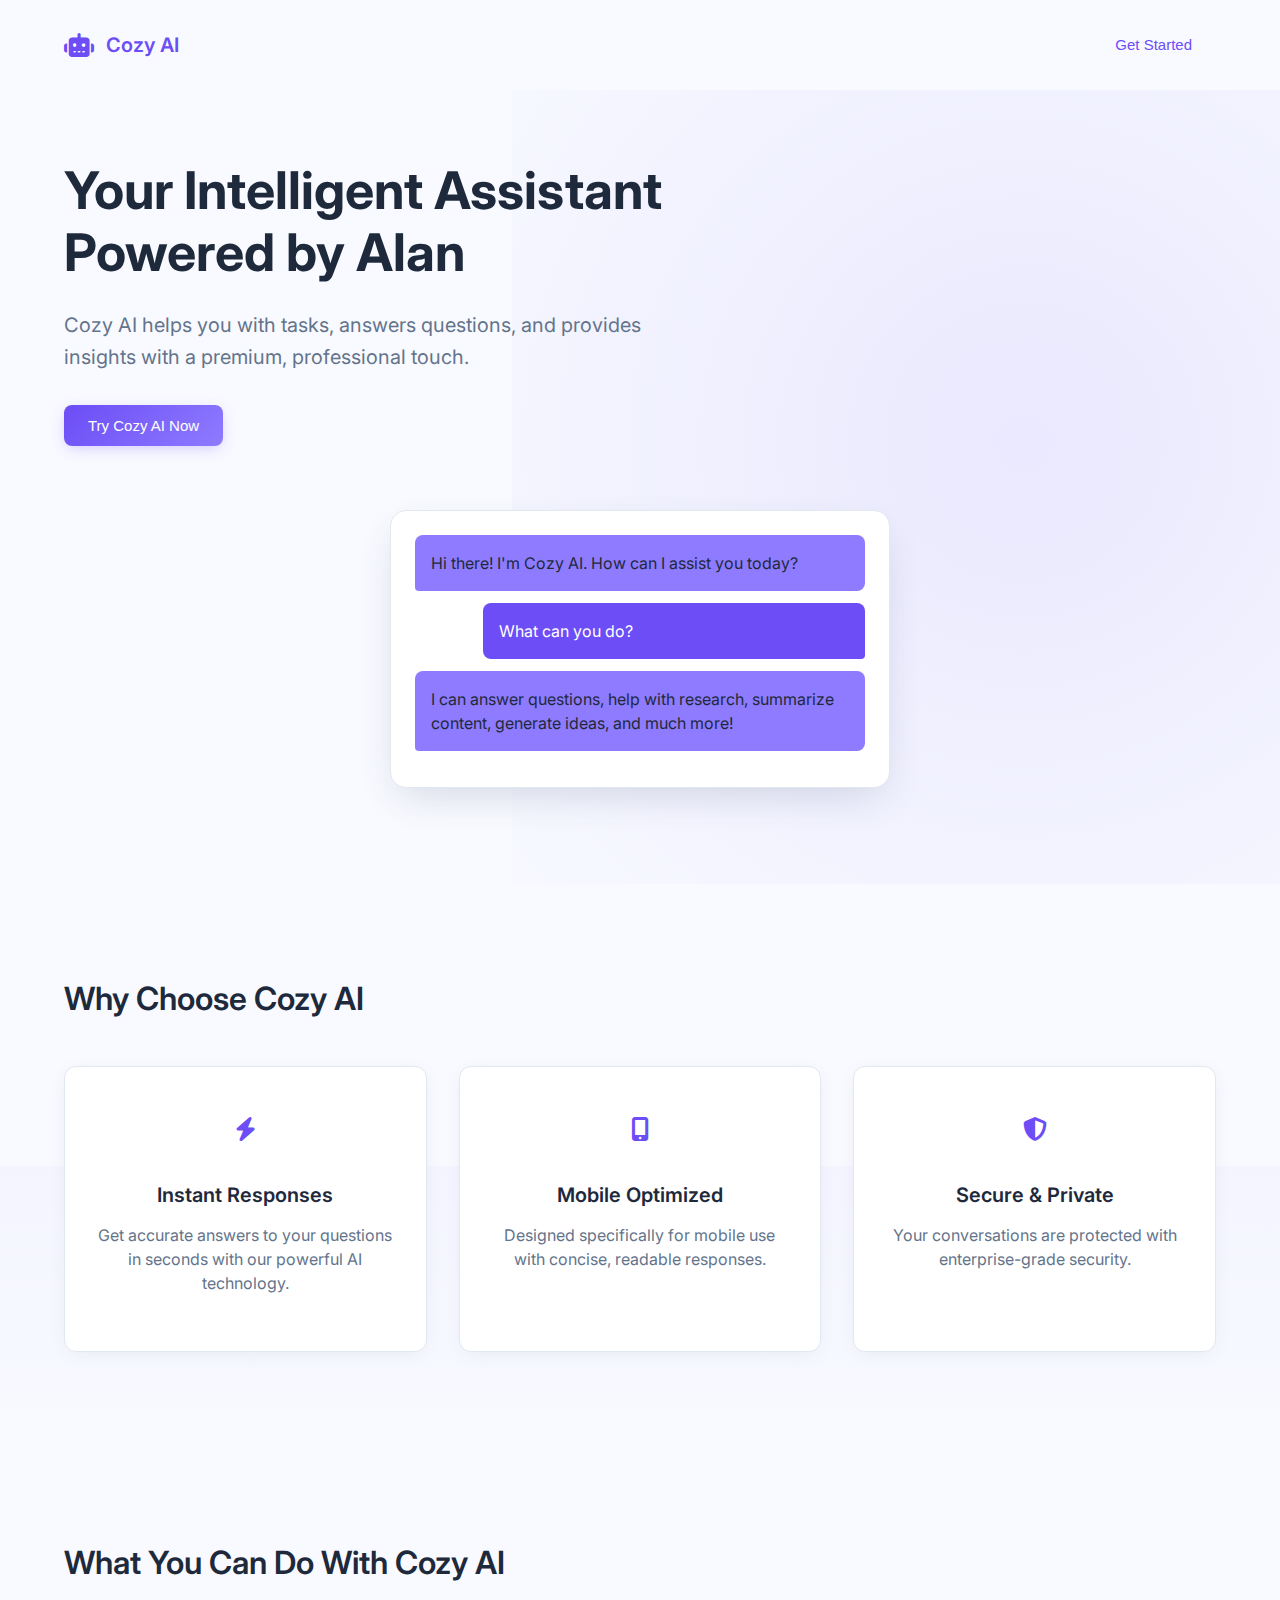
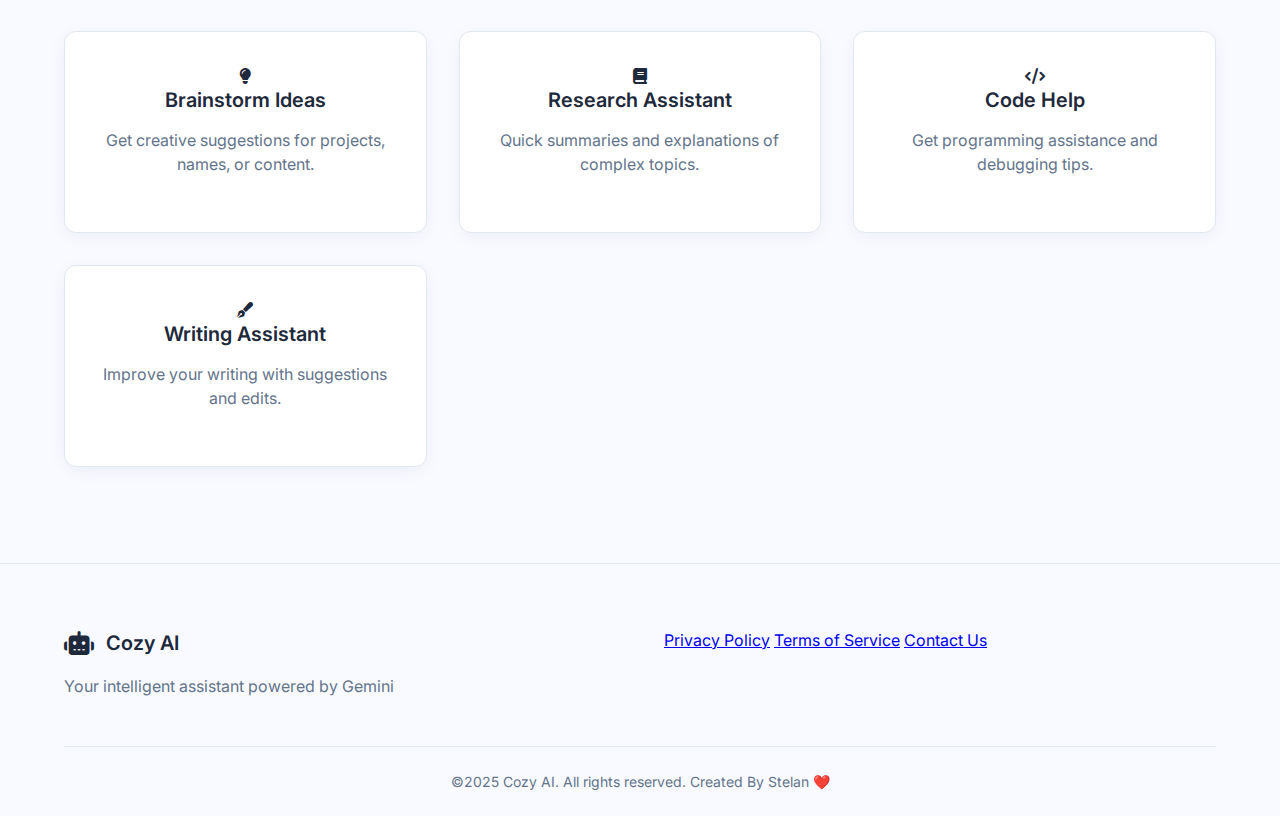
<file: index.html>
<!DOCTYPE html>
<html lang="en">
<head>
    <meta charset="UTF-8">
    <meta name="viewport" content="width=device-width, initial-scale=1.0">
    <title>Cozy AI - Your Intelligent Assistant</title>
    <link rel="stylesheet" href="https://cdnjs.cloudflare.com/ajax/libs/font-awesome/6.4.0/css/all.min.css">
    <link href="https://fonts.googleapis.com/css2?family=Inter:wght@300;400;500;600;700&display=swap" rel="stylesheet">
    <link rel="stylesheet" href="assets/css/style.css">
    <link rel="stylesheet" href="assets/css/home.css">
</head>
<body>
    <header class="header">
        <div class="container">
            <nav class="navbar">
                <div class="logo">
                    <i class="fas fa-robot"></i>
                    <span>Cozy AI</span>
                </div>
                <button class="btn btn-outline" id="get-started-btn">Get Started</button>
            </nav>
        </div>
    </header>

    <main>
        <section class="hero">
            <div class="container">
                <div class="hero-content">
                    <h1>Your Intelligent Assistant Powered by Alan</h1>
                    <p class="subtitle">Cozy AI helps you with tasks, answers questions, and provides insights with a premium, professional touch.</p>
                    <button class="btn btn-primary" id="cta-btn">Try Cozy AI Now</button>
                </div>
                <div class="hero-image">
                    <div class="chat-preview">
                        <div class="message bot">Hi there! I'm Cozy AI. How can I assist you today?</div>
                        <div class="message user">What can you do?</div>
                        <div class="message bot">I can answer questions, help with research, summarize content, generate ideas, and much more!</div>
                    </div>
                </div>
            </div>
        </section>

        <section class="features">
            <div class="container">
                <h2>Why Choose Cozy AI</h2>
                <div class="features-grid">
                    <div class="feature-card">
                        <div class="feature-icon">
                            <i class="fas fa-bolt"></i>
                        </div>
                        <h3>Instant Responses</h3>
                        <p>Get accurate answers to your questions in seconds with our powerful AI technology.</p>
                    </div>
                    <div class="feature-card">
                        <div class="feature-icon">
                            <i class="fas fa-mobile-alt"></i>
                        </div>
                        <h3>Mobile Optimized</h3>
                        <p>Designed specifically for mobile use with concise, readable responses.</p>
                    </div>
                    <div class="feature-card">
                        <div class="feature-icon">
                            <i class="fas fa-shield-alt"></i>
                        </div>
                        <h3>Secure & Private</h3>
                        <p>Your conversations are protected with enterprise-grade security.</p>
                    </div>
                </div>
            </div>
        </section>

        <section class="use-cases">
            <div class="container">
                <h2>What You Can Do With Cozy AI</h2>
                <div class="use-cases-grid">
                    <div class="use-case">
                        <i class="fas fa-lightbulb"></i>
                        <h3>Brainstorm Ideas</h3>
                        <p>Get creative suggestions for projects, names, or content.</p>
                    </div>
                    <div class="use-case">
                        <i class="fas fa-book"></i>
                        <h3>Research Assistant</h3>
                        <p>Quick summaries and explanations of complex topics.</p>
                    </div>
                    <div class="use-case">
                        <i class="fas fa-code"></i>
                        <h3>Code Help</h3>
                        <p>Get programming assistance and debugging tips.</p>
                    </div>
                    <div class="use-case">
                        <i class="fas fa-pen-fancy"></i>
                        <h3>Writing Assistant</h3>
                        <p>Improve your writing with suggestions and edits.</p>
                    </div>
                </div>
            </div>
        </section>
    </main>

    <footer class="footer">
        <div class="container">
            <div class="footer-content">
                <div class="footer-brand">
                    <div class="logo">
                        <i class="fas fa-robot"></i>
                        <span>Cozy AI</span>
                    </div>
                    <p>Your intelligent assistant powered by Gemini</p>
                </div>
                <div class="footer-links">
                    <a href="#">Privacy Policy</a>
                    <a href="#">Terms of Service</a>
                    <a href="#">Contact Us</a>
                </div>
            </div>
            <div class="footer-copyright">
                <p>&copy;2025 Cozy AI. All rights reserved. Created By Stelan ❤️</p>
            </div>
        </div>
    </footer>

    <script src="assets/js/home.js"></script>
</body>
</html>
</file>
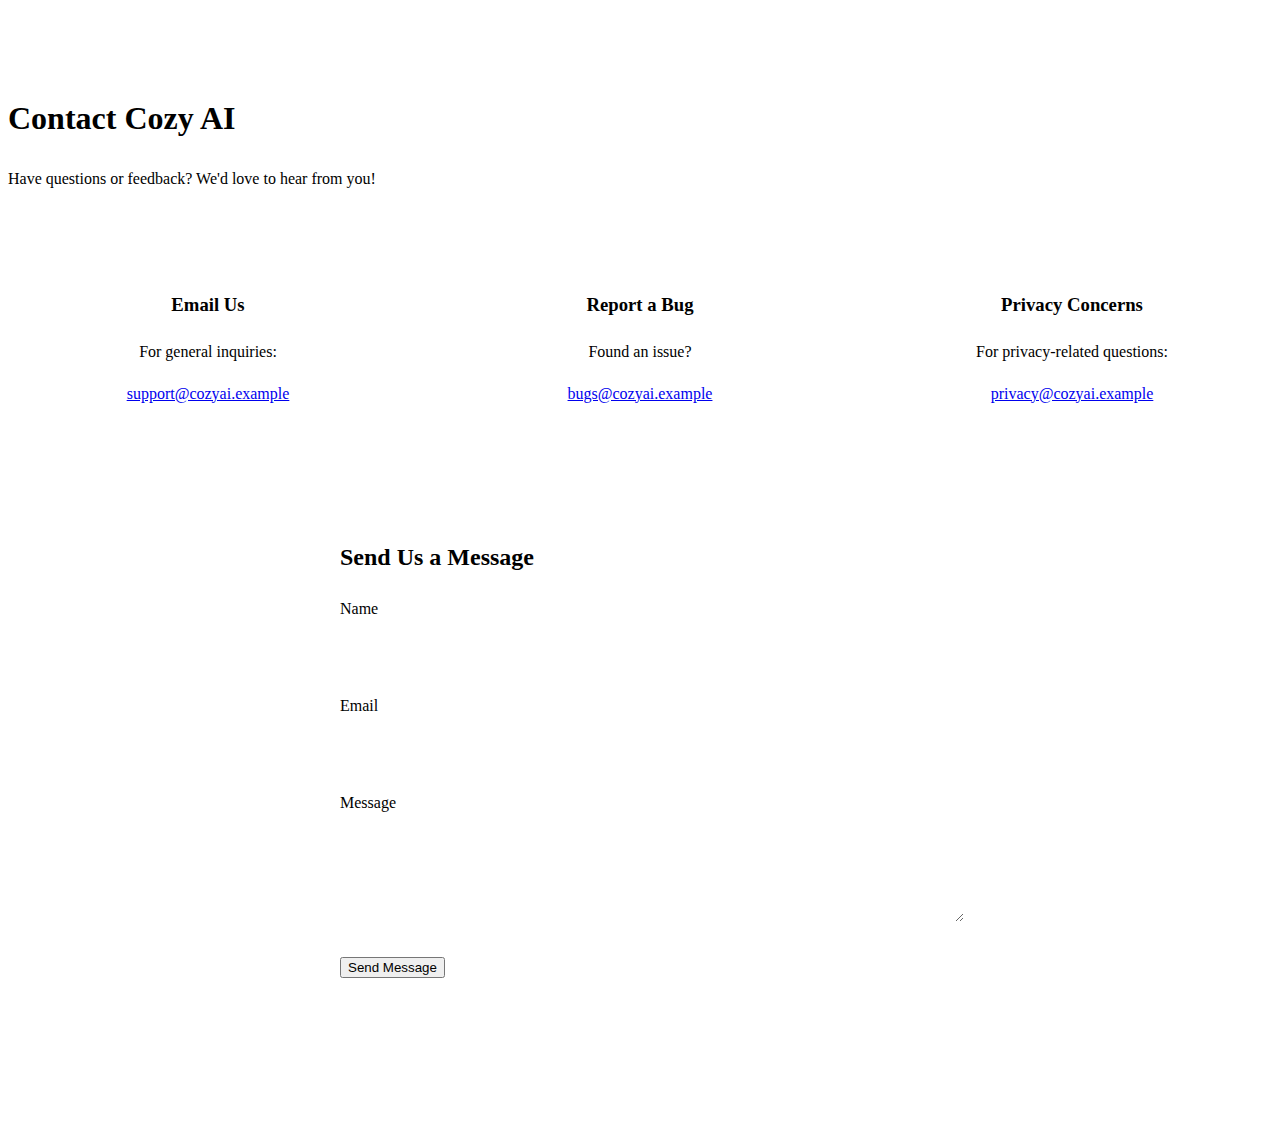
<file: contact.html>
<!DOCTYPE html>
<html lang="en">
<head>
    <!-- Same head as privacy.html -->
    <title>Contact Us - Cozy AI</title>
    <link rel="stylesheet" href="assets/css/contact.css">
</head>
<body>
    <!-- Same header as privacy.html -->
    
    <main class="contact-container">
        <div class="container">
            <h1>Contact Cozy AI</h1>
            <p>Have questions or feedback? We'd love to hear from you!</p>
            
            <div class="contact-methods">
                <div class="contact-card">
                    <i class="fas fa-envelope"></i>
                    <h3>Email Us</h3>
                    <p>For general inquiries:</p>
                    <a href="mailto:support@cozyai.example">support@cozyai.example</a>
                </div>
                
                <div class="contact-card">
                    <i class="fas fa-bug"></i>
                    <h3>Report a Bug</h3>
                    <p>Found an issue?</p>
                    <a href="mailto:bugs@cozyai.example">bugs@cozyai.example</a>
                </div>
                
                <div class="contact-card">
                    <i class="fas fa-shield-alt"></i>
                    <h3>Privacy Concerns</h3>
                    <p>For privacy-related questions:</p>
                    <a href="mailto:privacy@cozyai.example">privacy@cozyai.example</a>
                </div>
            </div>
            
            <div class="contact-form">
                <h2>Send Us a Message</h2>
                <form id="contactForm">
                    <div class="form-group">
                        <label for="name">Name</label>
                        <input type="text" id="name" required>
                    </div>
                    <div class="form-group">
                        <label for="email">Email</label>
                        <input type="email" id="email" required>
                    </div>
                    <div class="form-group">
                        <label for="message">Message</label>
                        <textarea id="message" rows="5" required></textarea>
                    </div>
                    <button type="submit" class="btn btn-primary">Send Message</button>
                </form>
            </div>
        </div>
    </main>

    <!-- Same footer as privacy.html -->
    
    <script>
        document.getElementById('contactForm').addEventListener('submit', function(e) {
            e.preventDefault();
            alert('Thank you for your message! We will respond soon.');
            this.reset();
        });
    </script>
</body>
</html>
</file>
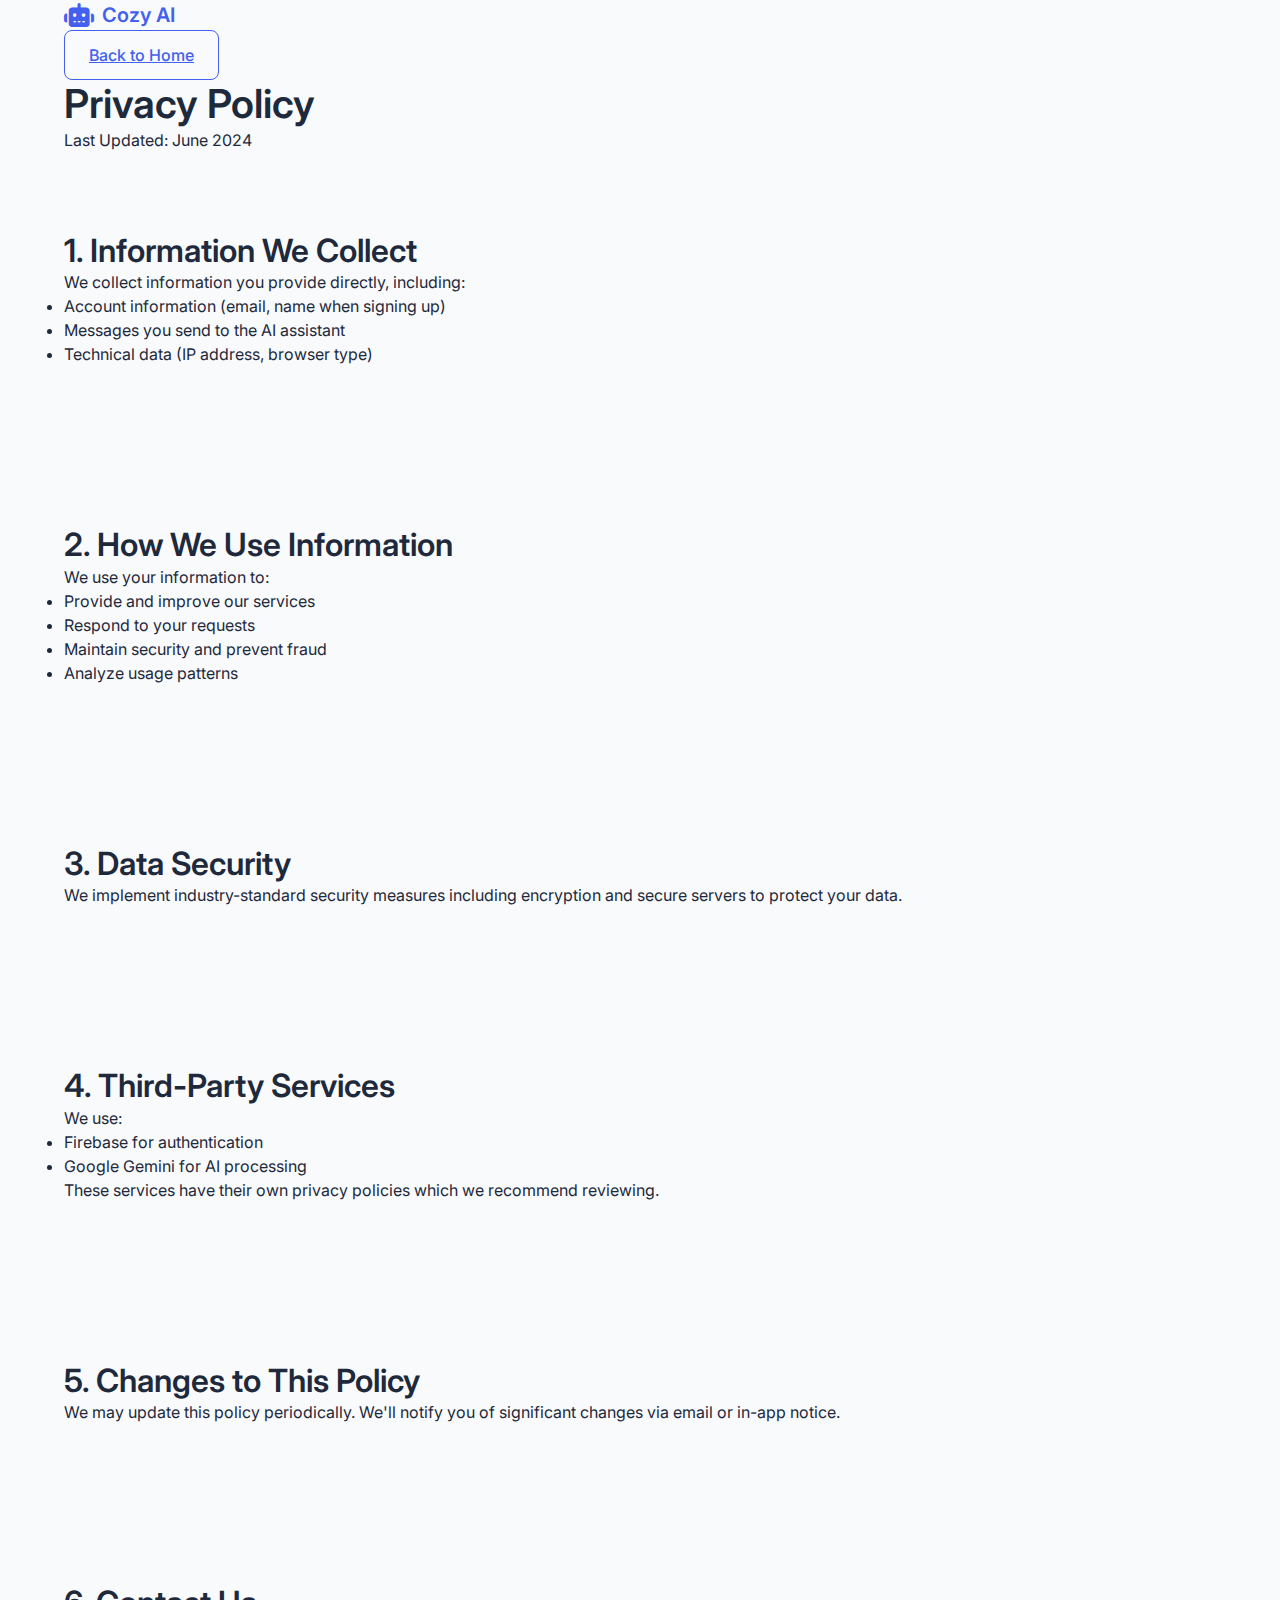
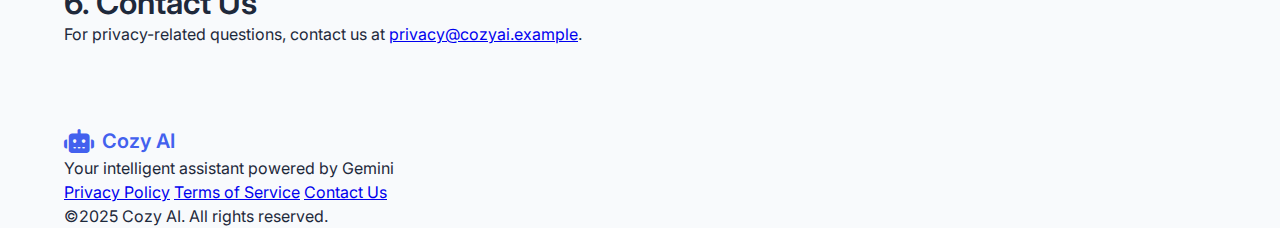
<file: privacy.html>
<!DOCTYPE html>
<html lang="en">
<head>
    <meta charset="UTF-8">
    <meta name="viewport" content="width=device-width, initial-scale=1.0">
    <title>Privacy Policy - Cozy AI</title>
    <link rel="stylesheet" href="https://cdnjs.cloudflare.com/ajax/libs/font-awesome/6.4.0/css/all.min.css">
    <link href="https://fonts.googleapis.com/css2?family=Inter:wght@300;400;500;600;700&display=swap" rel="stylesheet">
    <link rel="stylesheet" href="assets/css/style.css">
</head>
<body>
    <header class="header">
        <div class="container">
            <nav class="navbar">
                <div class="logo">
                    <i class="fas fa-robot"></i>
                    <span>Cozy AI</span>
                </div>
                <a href="index.html" class="btn btn-outline">Back to Home</a>
            </nav>
        </div>
    </header>

    <main class="legal-container">
        <div class="container">
            <h1>Privacy Policy</h1>
            <p class="last-updated">Last Updated: June 2024</p>
            
            <section>
                <h2>1. Information We Collect</h2>
                <p>We collect information you provide directly, including:</p>
                <ul>
                    <li>Account information (email, name when signing up)</li>
                    <li>Messages you send to the AI assistant</li>
                    <li>Technical data (IP address, browser type)</li>
                </ul>
            </section>

            <section>
                <h2>2. How We Use Information</h2>
                <p>We use your information to:</p>
                <ul>
                    <li>Provide and improve our services</li>
                    <li>Respond to your requests</li>
                    <li>Maintain security and prevent fraud</li>
                    <li>Analyze usage patterns</li>
                </ul>
            </section>

            <section>
                <h2>3. Data Security</h2>
                <p>We implement industry-standard security measures including encryption and secure servers to protect your data.</p>
            </section>

            <section>
                <h2>4. Third-Party Services</h2>
                <p>We use:</p>
                <ul>
                    <li>Firebase for authentication</li>
                    <li>Google Gemini for AI processing</li>
                </ul>
                <p>These services have their own privacy policies which we recommend reviewing.</p>
            </section>

            <section>
                <h2>5. Changes to This Policy</h2>
                <p>We may update this policy periodically. We'll notify you of significant changes via email or in-app notice.</p>
            </section>

            <section>
                <h2>6. Contact Us</h2>
                <p>For privacy-related questions, contact us at <a href="mailto:privacy@cozyai.example">privacy@cozyai.example</a>.</p>
            </section>
        </div>
    </main>

    <footer class="footer">
        <div class="container">
            <div class="footer-content">
                <div class="footer-brand">
                    <div class="logo">
                        <i class="fas fa-robot"></i>
                        <span>Cozy AI</span>
                    </div>
                    <p>Your intelligent assistant powered by Gemini</p>
                </div>
                <div class="footer-links">
                    <a href="privacy.html">Privacy Policy</a>
                    <a href="terms.html">Terms of Service</a>
                    <a href="contact.html">Contact Us</a>
                </div>
            </div>
            <div class="footer-copyright">
                <p>&copy;2025 Cozy AI. All rights reserved.</p>
            </div>
        </div>
    </footer>
</body>
</html>
</file>
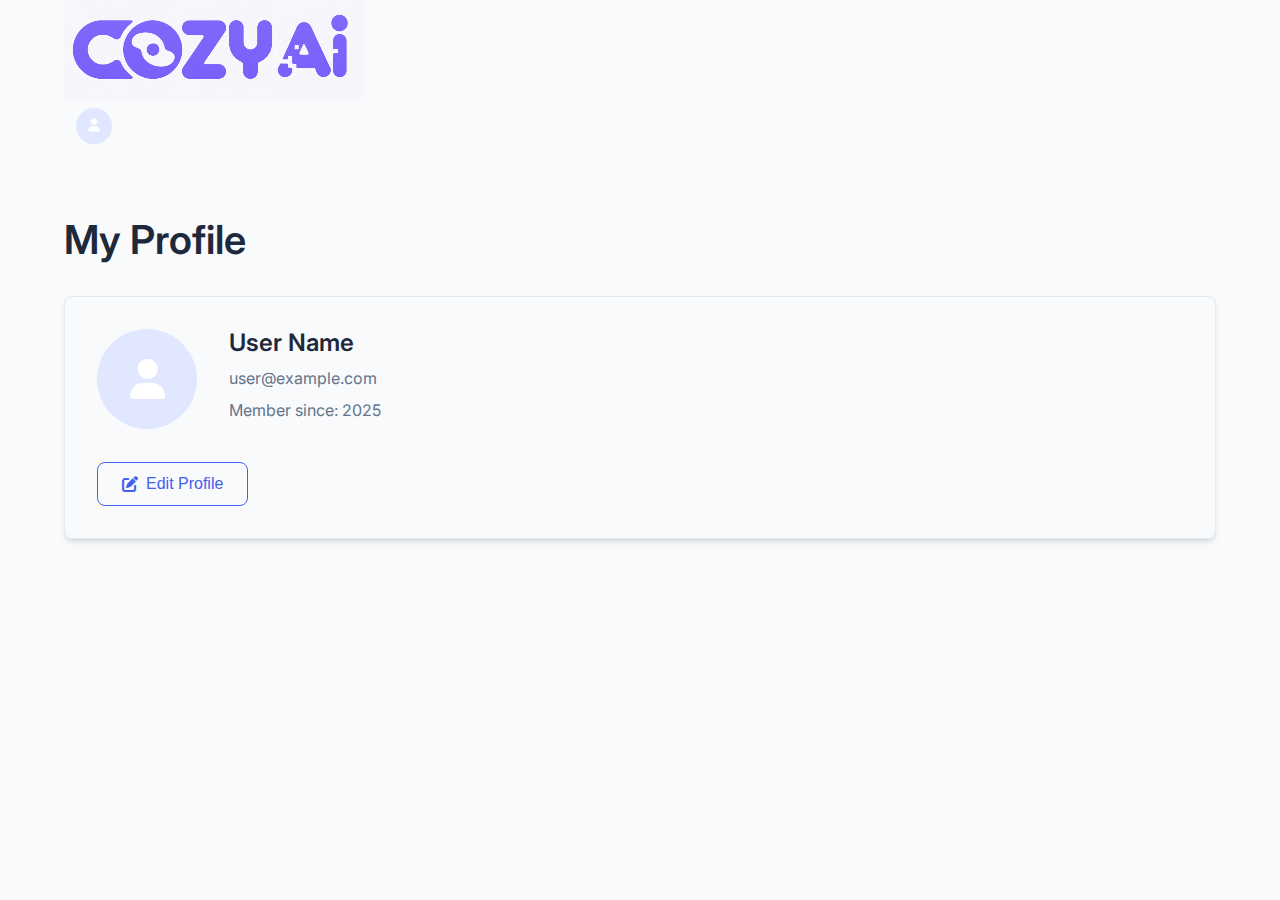
<file: profile.html>
<!DOCTYPE html>
<html lang="en">
<head>
    <meta charset="UTF-8">
    <meta name="viewport" content="width=device-width, initial-scale=1.0">
    <title>My Profile - Cozy AI</title>
    <link rel="stylesheet" href="https://cdnjs.cloudflare.com/ajax/libs/font-awesome/6.4.0/css/all.min.css">
    <link href="https://fonts.googleapis.com/css2?family=Inter:wght@300;400;500;600;700&display=swap" rel="stylesheet">
    <link rel="stylesheet" href="assets/css/style.css">
    <link rel="stylesheet" href="assets/css/profile.css">
</head>
<body>
    <header class="header">
        <div class="container">
            <nav class="navbar">
                <div class="logo">
                    <img src="assets/images/cozyai.png" alt="Cozy AI" class="logo-img">
                </div>
                <div id="profile-section" class="profile-dropdown">
                    <button class="profile-btn" id="profile-btn">
                        <div class="profile-img" id="profile-img">
                            <i class="fas fa-user"></i>
                        </div>
                    </button>
                    <div class="profile-menu">
                        <div class="profile-header">
                            <div class="profile-img" id="profile-header-img">
                                <i class="fas fa-user"></i>
                            </div>
                            <div class="profile-info">
                                <div class="profile-name" id="profile-name">User Name</div>
                                <div class="profile-email" id="profile-email">user@example.com</div>
                            </div>
                        </div>
                        <div class="profile-divider"></div>
                        <a href="profile.html" class="profile-menu-item">
                            <i class="fas fa-user"></i>
                            <span>My Profile</span>
                        </a>
                        <a href="#" class="profile-menu-item">
                            <i class="fas fa-cog"></i>
                            <span>Settings</span>
                        </a>
                        <a href="#" class="profile-menu-item" id="change-password-btn">
                            <i class="fas fa-key"></i>
                            <span>Change Password</span>
                        </a>
                        <div class="profile-divider"></div>
                        <a href="#" class="profile-menu-item" id="logout-btn">
                            <i class="fas fa-sign-out-alt"></i>
                            <span>Log Out</span>
                        </a>
                    </div>
                </div>
            </nav>
        </div>
    </header>

    <main class="profile-main">
        <div class="container">
            <h1>My Profile</h1>
            <div class="profile-card">
                <div class="profile-info-section">
                    <div class="profile-avatar">
                        <div class="avatar-large" id="profile-avatar-large">
                            <i class="fas fa-user"></i>
                        </div>
                    </div>
                    <div class="profile-details">
                        <h2 id="profile-full-name">User Name</h2>
                        <p id="profile-email-full">user@example.com</p>
                        <p>Member since: <span id="member-since">2025</span></p>
                    </div>
                </div>
                <div class="profile-actions">
                    <button class="btn btn-outline" id="edit-profile-btn">
                        <i class="fas fa-edit"></i> Edit Profile
                    </button>
                </div>
            </div>
        </div>
    </main>

    <script src="assets/js/firebase.js"></script>
    <script>
        const auth = window.auth;
        
        document.addEventListener('DOMContentLoaded', function() {
            // Check auth state
            auth.onAuthStateChanged(user => {
                if (!user) {
                    // Redirect to auth if not logged in
                    window.location.href = 'auth.html';
                    return;
                }
                
                // Update profile info
                updateProfileInfo(user);
                
                // Set up logout button
                const logoutBtn = document.getElementById('logout-btn');
                if (logoutBtn) {
                    logoutBtn.addEventListener('click', function(e) {
                        e.preventDefault();
                        auth.signOut().then(() => {
                            window.location.href = 'index.html';
                        });
                    });
                }
            });
            
            function updateProfileInfo(user) {
                const firstLetter = user.email ? user.email.charAt(0).toUpperCase() : 'U';
                
                // Update all profile images
                document.querySelectorAll('.profile-img').forEach(el => {
                    el.textContent = firstLetter;
                });
                document.getElementById('profile-avatar-large').textContent = firstLetter;
                
                // Update names and emails
                document.getElementById('profile-name').textContent = user.displayName || user.email.split('@')[0];
                document.getElementById('profile-full-name').textContent = user.displayName || user.email.split('@')[0];
                document.getElementById('profile-email').textContent = user.email;
                document.getElementById('profile-email-full').textContent = user.email;
                
                // Update member since date
                if (user.metadata && user.metadata.creationTime) {
                    const joinDate = new Date(user.metadata.creationTime);
                    document.getElementById('member-since').textContent = joinDate.getFullYear();
                }
            }
        });
    </script>
</body>
</html>
</file>
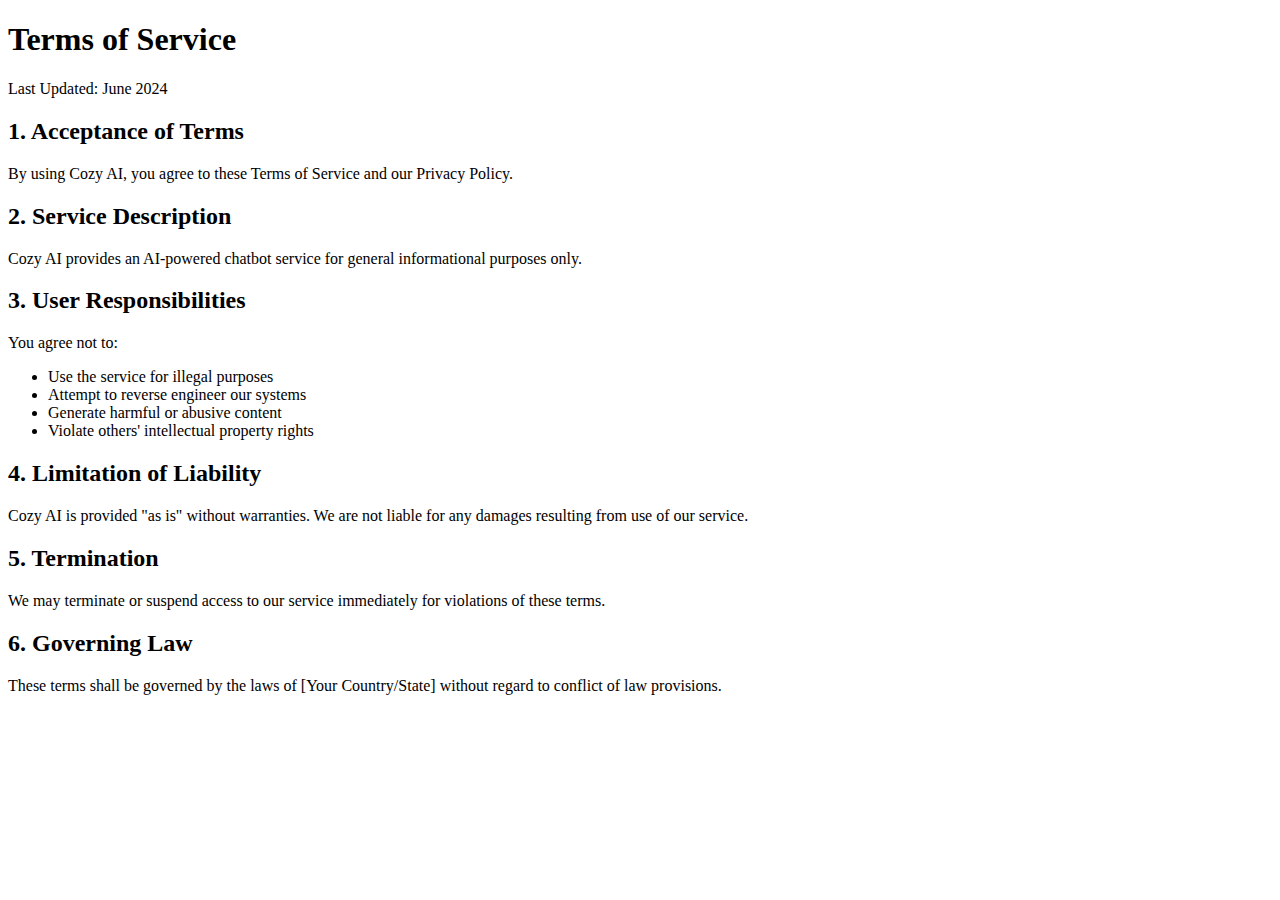
<file: terms.html>
<!DOCTYPE html>
<html lang="en">
<head>
    <!-- Same head as privacy.html -->
    <title>Terms of Service - Cozy AI</title>
</head>
<body>
    <!-- Same header as privacy.html -->
    
    <main class="legal-container">
        <div class="container">
            <h1>Terms of Service</h1>
            <p class="last-updated">Last Updated: June 2024</p>
            
            <section>
                <h2>1. Acceptance of Terms</h2>
                <p>By using Cozy AI, you agree to these Terms of Service and our Privacy Policy.</p>
            </section>

            <section>
                <h2>2. Service Description</h2>
                <p>Cozy AI provides an AI-powered chatbot service for general informational purposes only.</p>
            </section>

            <section>
                <h2>3. User Responsibilities</h2>
                <p>You agree not to:</p>
                <ul>
                    <li>Use the service for illegal purposes</li>
                    <li>Attempt to reverse engineer our systems</li>
                    <li>Generate harmful or abusive content</li>
                    <li>Violate others' intellectual property rights</li>
                </ul>
            </section>

            <section>
                <h2>4. Limitation of Liability</h2>
                <p>Cozy AI is provided "as is" without warranties. We are not liable for any damages resulting from use of our service.</p>
            </section>

            <section>
                <h2>5. Termination</h2>
                <p>We may terminate or suspend access to our service immediately for violations of these terms.</p>
            </section>

            <section>
                <h2>6. Governing Law</h2>
                <p>These terms shall be governed by the laws of [Your Country/State] without regard to conflict of law provisions.</p>
            </section>
        </div>
    </main>

    <!-- Same footer as privacy.html -->
</body>
</html>
</file>
<file: assets/css/style.css>
:root {
    --primary: #4361ee;
    --primary-light: #e0e7ff;
    --primary-dark: #3a0ca3;
    --background: #f8fafc;
    --text: #1e293b;
    --text-light: #64748b;
    --border: #e2e8f0;
    --white: #ffffff;
    --shadow-sm: 0 1px 2px rgba(0, 0, 0, 0.05);
    --shadow: 0 4px 6px -1px rgba(0, 0, 0, 0.1), 0 2px 4px -1px rgba(0, 0, 0, 0.06);
    --radius-sm: 0.375rem;
    --radius: 0.5rem;
    --radius-lg: 0.75rem;
    --error: #ef4444;
}

.dark-mode {
    --primary: #818cf8;
    --primary-light: #3730a3;
    --primary-dark: #6366f1;
    --background: #1e293b;
    --text: #f8fafc;
    --text-light: #94a3b8;
    --border: #334155;
    --error: #f87171;
}

* {
    margin: 0;
    padding: 0;
    box-sizing: border-box;
}

body {
    font-family: 'Inter', sans-serif;
    background-color: var(--background);
    color: var(--text);
    transition: background-color 0.3s ease, color 0.3s ease;
    line-height: 1.5;
}

.container {
    width: 100%;
    max-width: 1200px;
    margin: 0 auto;
    padding: 0 1.5rem;
}

.btn {
    display: inline-flex;
    align-items: center;
    justify-content: center;
    padding: 0.75rem 1.5rem;
    border-radius: var(--radius);
    font-size: 1rem;
    font-weight: 500;
    cursor: pointer;
    transition: all 0.3s ease;
    border: none;
    gap: 0.5rem;
}

.btn-primary {
    background-color: var(--primary);
    color: white;
}

.btn-primary:hover {
    background-color: var(--primary-dark);
}

.btn-outline {
    background-color: transparent;
    border: 1px solid var(--primary);
    color: var(--primary);
}

.btn-outline:hover {
    background-color: var(--primary-light);
}

.logo {
    display: flex;
    align-items: center;
    gap: 0.5rem;
    font-size: 1.25rem;
    font-weight: 600;
    color: var(--primary);
}

.logo i {
    font-size: 1.5rem;
}

h1, h2, h3, h4, h5, h6 {
    font-weight: 600;
    line-height: 1.2;
}

h1 {
    font-size: 2.5rem;
}

h2 {
    font-size: 2rem;
}

h3 {
    font-size: 1.5rem;
}

section {
    padding: 5rem 0;
}

/* Animations */
@keyframes fadeIn {
    from { opacity: 0; transform: translateY(10px); }
    to { opacity: 1; transform: translateY(0); }
}

@keyframes typingAnimation {
    0%, 60%, 100% { transform: translateY(0); }
    30% { transform: translateY(-4px); }
}
</file>
<file: assets/css/home.css>
/* ========== GLOBAL STYLES ========== */
:root {
    --primary: #6C4DF6;
    --primary-light: #8E7BFF;
    --primary-dark: #4D36D1;
    --secondary: #FF7D59;
    --accent: #00C9A7;
    --background: #F8FAFF;
    --text: #1E293B;
    --text-light: #64748B;
    --text-lighter: #94A3B8;
    --border: #E2E8F0;
    --white: #FFFFFF;
    --card-bg: #FFFFFF;
    --shadow-sm: 0 1px 3px rgba(0, 0, 0, 0.05);
    --shadow: 0 4px 20px -5px rgba(66, 72, 116, 0.1);
    --shadow-lg: 0 15px 40px -10px rgba(66, 72, 116, 0.2);
    --radius-sm: 8px;
    --radius: 12px;
    --radius-lg: 16px;
    --error: #EF4444;
    --success: #10B981;
    --warning: #F59E0B;
}

.dark-mode {
    --primary: #8E7BFF;
    --primary-light: #6C4DF6;
    --primary-dark: #4D36D1;
    --background: #0F172A;
    --text: #F8FAFC;
    --text-light: #94A3B8;
    --border: #1E293B;
    --card-bg: #1E293B;
}

/* ========== HEADER ========== */
.header {
    padding: 1.5rem 0;
    position: fixed;
    top: 0;
    left: 0;
    right: 0;
    background-color: var(--background);
    z-index: 100;
    backdrop-filter: blur(10px);
    -webkit-backdrop-filter: blur(10px);
    border-bottom: 1px solid rgba(255, 255, 255, 0.1);
}

.navbar {
    display: flex;
    align-items: center;
    justify-content: space-between;
}

.logo {
    display: flex;
    align-items: center;
    gap: 0.75rem;
    font-size: 1.25rem;
    font-weight: 600;
    color: var(--primary);
}

.logo-icon {
    width: 36px;
    height: 36px;
    background: linear-gradient(135deg, var(--primary), var(--primary-light));
    border-radius: 10px;
    display: flex;
    align-items: center;
    justify-content: center;
    color: white;
}

/* ========== BUTTONS ========== */
.btn {
    display: inline-flex;
    align-items: center;
    justify-content: center;
    padding: 0.75rem 1.5rem;
    border-radius: var(--radius-sm);
    font-size: 0.9375rem;
    font-weight: 500;
    cursor: pointer;
    transition: all 0.3s ease;
    border: none;
    gap: 0.5rem;
    position: relative;
    overflow: hidden;
}

.btn-primary {
    background: linear-gradient(135deg, var(--primary), var(--primary-light));
    color: white;
    box-shadow: 0 4px 15px -3px rgba(108, 77, 246, 0.3);
}

.btn-primary:hover {
    transform: translateY(-2px);
    box-shadow: 0 8px 25px -5px rgba(108, 77, 246, 0.4);
}

.btn-primary i {
    transition: transform 0.3s ease;
}

.btn-primary:hover i {
    transform: translateX(3px);
}

.btn-gradient {
    background: linear-gradient(135deg, var(--primary), var(--primary-light));
    color: white;
    padding: 0.75rem 1.25rem;
    box-shadow: 0 4px 15px -3px rgba(108, 77, 246, 0.3);
    border-radius: var(--radius-sm);
    overflow: hidden;
    position: relative;
}

.btn-gradient::after {
    content: '';
    position: absolute;
    top: 0;
    left: -100%;
    width: 100%;
    height: 100%;
    background: linear-gradient(
        90deg,
        transparent,
        rgba(255, 255, 255, 0.2),
        transparent
    );
    transition: 0.5s;
}

.btn-gradient:hover::after {
    left: 100%;
}

/* ========== HERO SECTION ========== */
.hero {
    padding-top: 10rem;
    padding-bottom: 6rem;
    position: relative;
    overflow: hidden;
}

.hero::before {
    content: '';
    position: absolute;
    top: -50%;
    right: -20%;
    width: 80%;
    height: 200%;
    background: radial-gradient(circle, rgba(108, 77, 246, 0.1) 0%, rgba(108, 77, 246, 0) 70%);
    z-index: -1;
}

.hero-content {
    max-width: 600px;
    margin-bottom: 3rem;
}

.hero-content h1 {
    font-size: 3.25rem;
    line-height: 1.2;
    margin-bottom: 1.5rem;
    font-weight: 700;
}

.highlight {
    background: linear-gradient(90deg, var(--primary), var(--accent));
    -webkit-background-clip: text;
    background-clip: text;
    color: transparent;
    display: inline;
}

.subtitle {
    font-size: 1.25rem;
    color: var(--text-light);
    margin-bottom: 2rem;
    line-height: 1.6;
}

.cta-group {
    display: flex;
    align-items: center;
    gap: 1.5rem;
    margin-top: 2rem;
}

.trust-badges {
    display: flex;
    gap: 0.75rem;
}

.badge {
    display: flex;
    align-items: center;
    gap: 0.375rem;
    background: rgba(255, 255, 255, 0.1);
    backdrop-filter: blur(5px);
    padding: 0.5rem 0.75rem;
    border-radius: 50px;
    font-size: 0.8125rem;
    color: var(--text);
    border: 1px solid var(--border);
}

.hero-image {
    margin-top: 4rem;
    position: relative;
}

.chat-preview {
    background-color: var(--card-bg);
    border-radius: var(--radius-lg);
    padding: 1.5rem;
    box-shadow: var(--shadow-lg);
    max-width: 500px;
    margin: 0 auto;
    border: 1px solid var(--border);
}

.message {
    padding: 1rem;
    border-radius: var(--radius-sm);
    margin-bottom: 0.75rem;
    animation: fadeIn 0.3s ease-out;
    position: relative;
}

.message-header {
    display: flex;
    justify-content: space-between;
    margin-bottom: 0.5rem;
    font-size: 0.75rem;
    color: var(--text-light);
}

.message-content {
    font-size: 0.9375rem;
    line-height: 1.6;
}

.message.bot {
    background-color: var(--primary-light);
    color: var(--text);
    border-bottom-left-radius: 4px;
    border-top-left-radius: var(--radius-sm);
    border-top-right-radius: var(--radius-sm);
}

.message.user {
    background-color: var(--primary);
    color: white;
    border-bottom-right-radius: 4px;
    border-top-left-radius: var(--radius-sm);
    border-top-right-radius: var(--radius-sm);
    margin-left: auto;
    max-width: 85%;
}

/* ========== FEATURES SECTION ========== */
.section-header {
    text-align: center;
    margin-bottom: 3rem;
}

.section-header h2 {
    font-size: 2.25rem;
    margin-bottom: 0.75rem;
    font-weight: 700;
}

.section-subtitle {
    color: var(--text-light);
    font-size: 1.125rem;
    max-width: 600px;
    margin: 0 auto;
}

.features {
    padding: 6rem 0;
    position: relative;
}

.features::before {
    content: '';
    position: absolute;
    bottom: 0;
    left: 0;
    width: 100%;
    height: 50%;
    background: linear-gradient(to bottom, rgba(108, 77, 246, 0.03), transparent);
    z-index: -1;
}

.features-grid {
    display: grid;
    grid-template-columns: repeat(auto-fit, minmax(300px, 1fr));
    gap: 2rem;
    margin-top: 3rem;
}

.feature-card {
    background-color: var(--card-bg);
    padding: 2rem;
    border-radius: var(--radius);
    box-shadow: var(--shadow);
    transition: all 0.3s ease;
    position: relative;
    overflow: hidden;
    border: 1px solid var(--border);
}

.feature-card:hover {
    transform: translateY(-5px);
    box-shadow: var(--shadow-lg);
}

.feature-icon {
    width: 60px;
    height: 60px;
    border-radius: 16px;
    display: flex;
    align-items: center;
    justify-content: center;
    margin: 0 auto 1.5rem;
    font-size: 1.5rem;
    color: var(--primary);
    position: relative;
}

.icon-bg {
    position: absolute;
    width: 100%;
    height: 100%;
    background-color: rgba(108, 77, 246, 0.1);
    border-radius: 16px;
    opacity: 0.5;
}

.feature-card h3 {
    margin-bottom: 1rem;
    font-size: 1.25rem;
    text-align: center;
}

.feature-card p {
    color: var(--text-light);
    text-align: center;
    margin-bottom: 1.5rem;
}

.feature-link {
    display: flex;
    align-items: center;
    justify-content: center;
    gap: 0.25rem;
    font-size: 0.875rem;
    color: var(--primary);
    text-decoration: none;
    transition: all 0.3s ease;
}

.feature-link:hover {
    gap: 0.5rem;
}

/* ========== USE CASES SECTION ========== */
.use-cases {
    padding: 6rem 0;
}

.use-cases-grid {
    display: grid;
    grid-template-columns: repeat(auto-fit, minmax(280px, 1fr));
    gap: 2rem;
    margin-top: 3rem;
}

.use-case {
    background-color: var(--card-bg);
    padding: 2rem;
    border-radius: var(--radius);
    box-shadow: var(--shadow);
    transition: all 0.3s ease;
    border: 1px solid var(--border);
    text-align: center;
}

.use-case:hover {
    transform: translateY(-5px);
    box-shadow: var(--shadow-lg);
}

.use-case-icon {
    width: 60px;
    height: 60px;
    background: linear-gradient(135deg, var(--primary), var(--primary-light));
    border-radius: 16px;
    display: flex;
    align-items: center;
    justify-content: center;
    margin: 0 auto 1.5rem;
    font-size: 1.5rem;
    color: white;
}

.use-case h3 {
    margin-bottom: 1rem;
    font-size: 1.25rem;
}

.use-case p {
    color: var(--text-light);
    margin-bottom: 1.5rem;
}

.case-stats {
    display: flex;
    justify-content: center;
    gap: 1rem;
    margin-top: 1.5rem;
    font-size: 0.8125rem;
    color: var(--text-light);
}

.case-stats span {
    display: flex;
    align-items: center;
    gap: 0.25rem;
}

/* ========== TESTIMONIALS SECTION ========== */
.testimonials {
    padding: 6rem 0;
    background: linear-gradient(to bottom, rgba(108, 77, 246, 0.03), transparent);
}

.testimonials-grid {
    display: grid;
    grid-template-columns: repeat(auto-fit, minmax(300px, 1fr));
    gap: 2rem;
    margin-top: 3rem;
}

.testimonial-card {
    background-color: var(--card-bg);
    padding: 2rem;
    border-radius: var(--radius);
    box-shadow: var(--shadow);
    border: 1px solid var(--border);
}

.testimonial-content {
    position: relative;
    margin-bottom: 1.5rem;
}

.quote-icon {
    position: absolute;
    top: -10px;
    left: -10px;
    font-size: 2rem;
    color: rgba(108, 77, 246, 0.1);
    z-index: 0;
}

.testimonial-content p {
    position: relative;
    z-index: 1;
    font-style: italic;
    color: var(--text-light);
    line-height: 1.6;
}

.testimonial-author {
    display: flex;
    align-items: center;
    gap: 1rem;
}

.testimonial-author img {
    width: 48px;
    height: 48px;
    border-radius: 50%;
    object-fit: cover;
}

.testimonial-author h4 {
    font-size: 1rem;
    margin-bottom: 0.25rem;
}

.testimonial-author p {
    font-size: 0.875rem;
    color: var(--text-light);
}

/* ========== FOOTER ========== */
.footer {
    background-color: var(--background);
    padding: 4rem 0 1.5rem;
    border-top: 1px solid var(--border);
}

.footer-content {
    display: grid;
    grid-template-columns: repeat(auto-fit, minmax(250px, 1fr));
    gap: 3rem;
    margin-bottom: 3rem;
}

.footer-brand {
    display: flex;
    flex-direction: column;
    gap: 1rem;
}

.footer-brand .logo {
    color: var(--text);
}

.footer-brand p {
    color: var(--text-light);
}

.social-links {
    display: flex;
    gap: 1rem;
    margin-top: 1rem;
}

.social-links a {
    width: 36px;
    height: 36px;
    background-color: var(--card-bg);
    border-radius: 50%;
    display: flex;
    align-items: center;
    justify-content: center;
    color: var(--text-light);
    transition: all 0.3s ease;
    border: 1px solid var(--border);
}

.social-links a:hover {
    color: var(--primary);
    transform: translateY(-3px);
}

.links-column {
    display: flex;
    flex-direction: column;
    gap: 0.75rem;
}

.links-column h4 {
    font-size: 1rem;
    margin-bottom: 0.5rem;
    color: var(--text);
}

.links-column a {
    color: var(--text-light);
    text-decoration: none;
    transition: all 0.3s ease;
    font-size: 0.9375rem;
}

.links-column a:hover {
    color: var(--primary);
    padding-left: 5px;
}

.footer-copyright {
    text-align: center;
    padding-top: 1.5rem;
    border-top: 1px solid var(--border);
    color: var(--text-light);
    font-size: 0.875rem;
}

.footer-copyright i {
    color: var(--primary);
}

/* ========== ANIMATIONS ========== */
@keyframes fadeIn {
    from { opacity: 0; transform: translateY(10px); }
    to { opacity: 1; transform: translateY(0); }
}

@keyframes float {
    0%, 100% { transform: translateY(0); }
    50% { transform: translateY(-10px); }
}

/* ========== RESPONSIVE ADJUSTMENTS ========== */
@media (max-width: 768px) {
    .hero-content h1 {
        font-size: 2.5rem;
    }
    
    .subtitle {
        font-size: 1.1rem;
    }
    
    .cta-group {
        flex-direction: column;
        align-items: flex-start;
    }
    
    section {
        padding: 4rem 0;
    }
}

@media (max-width: 480px) {
    .hero-content h1 {
        font-size: 2rem;
    }
    
    .section-header h2 {
        font-size: 1.75rem;
    }
}
</file>
<file: assets/css/contact.css>
.legal-container, .contact-container {
    padding: 4rem 0;
    line-height: 1.6;
}

.legal-container h1 {
    margin-bottom: 1rem;
}

.legal-container h2 {
    margin: 2rem 0 1rem;
    color: var(--primary);
}

.last-updated {
    color: var(--text-light);
    margin-bottom: 2rem;
}

.contact-methods {
    display: grid;
    grid-template-columns: repeat(auto-fit, minmax(300px, 1fr));
    gap: 2rem;
    margin: 3rem 0;
}

.contact-card {
    background: var(--white);
    padding: 2rem;
    border-radius: var(--radius);
    box-shadow: var(--shadow-sm);
    text-align: center;
}

.contact-card i {
    font-size: 2rem;
    color: var(--primary);
    margin-bottom: 1rem;
}

.contact-form {
    max-width: 600px;
    margin: 3rem auto;
    background: var(--white);
    padding: 2rem;
    border-radius: var(--radius);
    box-shadow: var(--shadow-sm);
}

.contact-form .form-group {
    margin-bottom: 1.5rem;
}

.contact-form label {
    display: block;
    margin-bottom: 0.5rem;
    font-weight: 500;
}

.contact-form input,
.contact-form textarea {
    width: 100%;
    padding: 0.75rem;
    border: 1px solid var(--border);
    border-radius: var(--radius);
}
</file>
<file: assets/css/profile.css>
/* Profile Page Styles */
.profile-main {
    padding: 4rem 0;
}

.profile-card {
    background-color: var(--card-bg);
    border-radius: var(--radius);
    box-shadow: var(--shadow);
    padding: 2rem;
    margin-top: 2rem;
    border: 1px solid var(--border);
}

.profile-info-section {
    display: flex;
    align-items: center;
    gap: 2rem;
    margin-bottom: 2rem;
}

.avatar-large {
    width: 100px;
    height: 100px;
    border-radius: 50%;
    background-color: var(--primary-light);
    display: flex;
    align-items: center;
    justify-content: center;
    color: white;
    font-size: 2.5rem;
    font-weight: 600;
}

.profile-details h2 {
    margin-bottom: 0.5rem;
    font-size: 1.5rem;
}

.profile-details p {
    color: var(--text-light);
    margin-bottom: 0.5rem;
}

.profile-actions {
    display: flex;
    gap: 1rem;
    margin-top: 2rem;
}

/* Existing dropdown styles */
.profile-dropdown {
    position: relative;
    display: inline-block;
}

.profile-btn {
    display: flex;
    align-items: center;
    gap: 0.5rem;
    background: none;
    border: none;
    cursor: pointer;
    padding: 0.5rem 0.75rem;
    border-radius: var(--radius-sm);
    transition: all 0.3s ease;
}

.profile-btn:hover {
    background-color: rgba(108, 77, 246, 0.1);
}

.profile-img {
    width: 36px;
    height: 36px;
    border-radius: 50%;
    background-color: var(--primary-light);
    display: flex;
    align-items: center;
    justify-content: center;
    color: white;
    font-weight: 600;
}

.profile-menu {
    position: absolute;
    right: 0;
    top: 100%;
    background-color: var(--card-bg);
    border-radius: var(--radius-sm);
    box-shadow: var(--shadow-lg);
    width: 240px;
    padding: 0.5rem 0;
    z-index: 100;
    border: 1px solid var(--border);
    opacity: 0;
    visibility: hidden;
    transform: translateY(10px);
    transition: all 0.3s ease;
}

.profile-dropdown.active .profile-menu {
    opacity: 1;
    visibility: visible;
    transform: translateY(0);
}

.profile-header {
    padding: 1rem;
    border-bottom: 1px solid var(--border);
    display: flex;
    align-items: center;
    gap: 0.75rem;
}

.profile-header .profile-img {
    width: 48px;
    height: 48px;
    font-size: 1.25rem;
}

.profile-info {
    flex: 1;
    overflow: hidden;
}

.profile-name {
    font-weight: 600;
    white-space: nowrap;
    overflow: hidden;
    text-overflow: ellipsis;
}

.profile-email {
    font-size: 0.75rem;
    color: var(--text-light);
    white-space: nowrap;
    overflow: hidden;
    text-overflow: ellipsis;
}

.profile-menu-item {
    padding: 0.75rem 1rem;
    display: flex;
    align-items: center;
    gap: 0.75rem;
    color: var(--text);
    text-decoration: none;
    transition: all 0.3s ease;
}

.profile-menu-item:hover {
    background-color: var(--primary-light);
    color: white;
}

.profile-menu-item i {
    width: 20px;
    text-align: center;
}

.profile-divider {
    height: 1px;
    background-color: var(--border);
    margin: 0.5rem 0;
}
</file>
